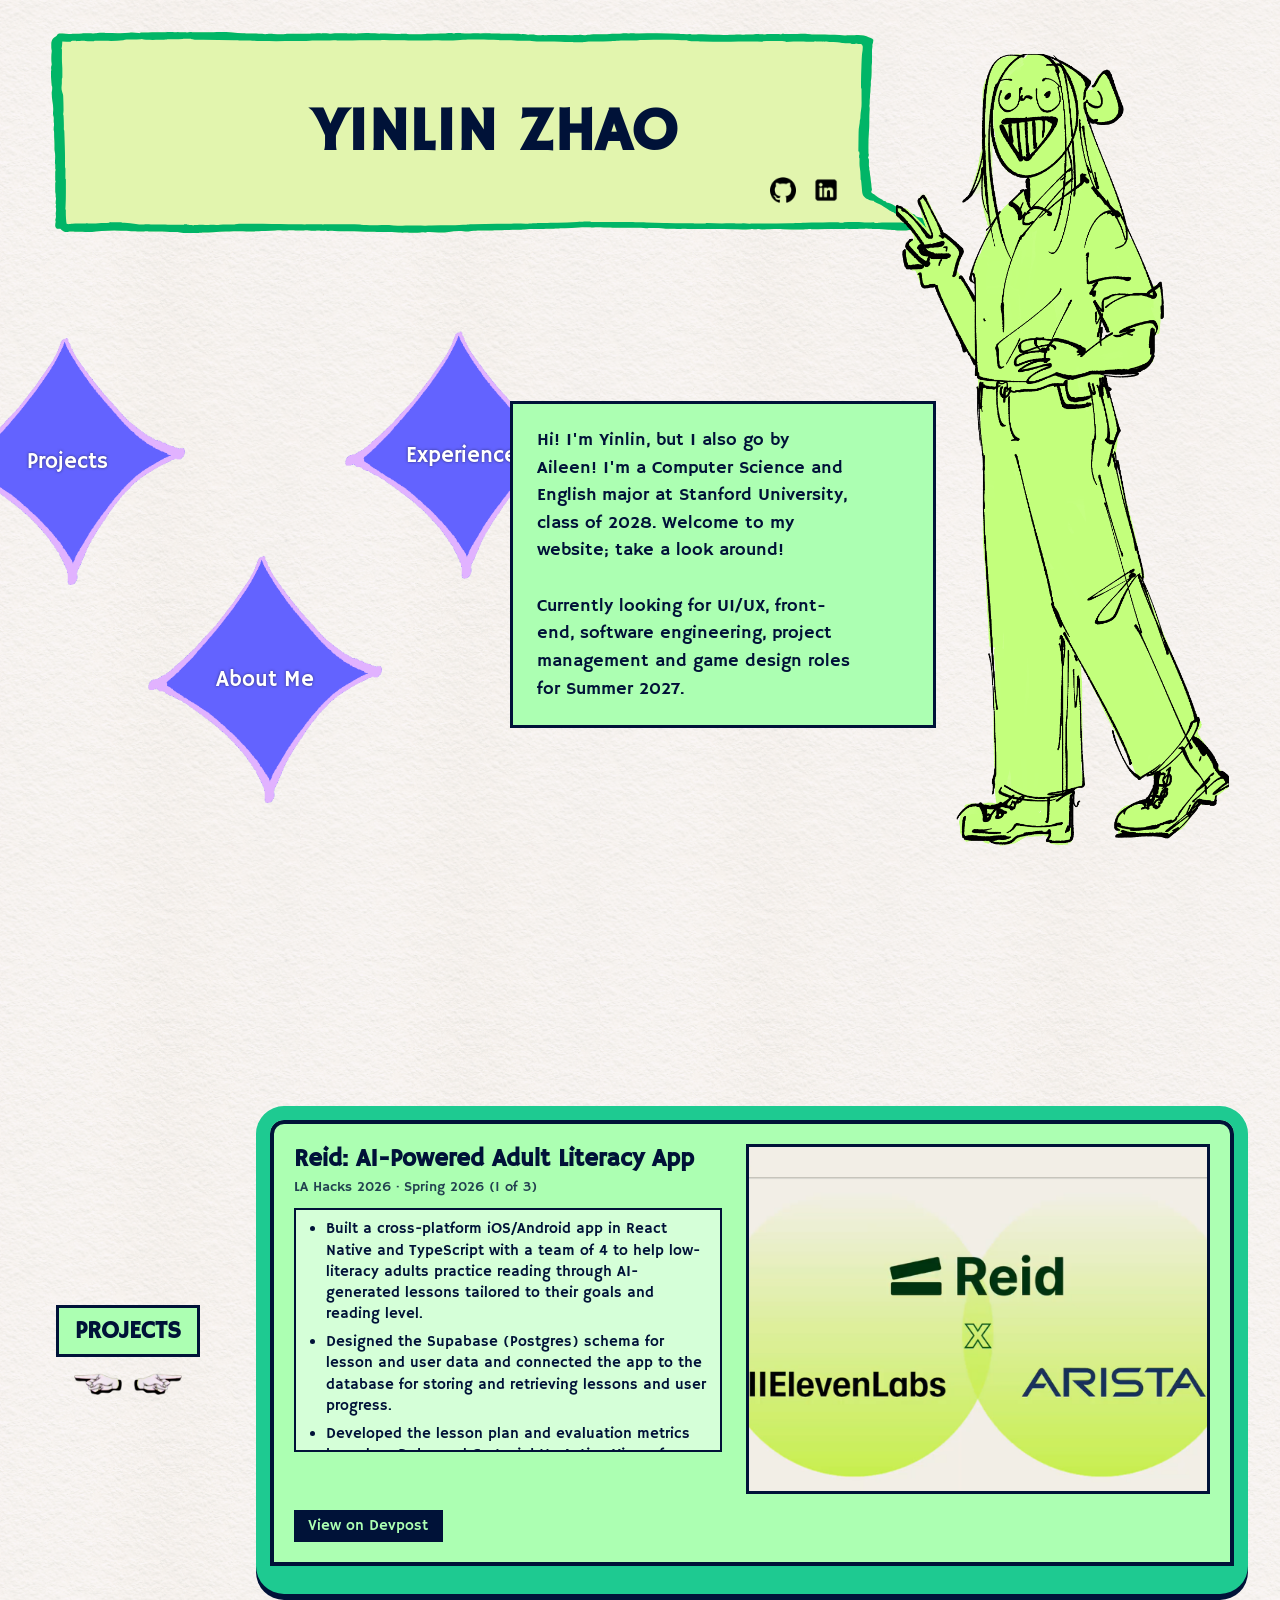
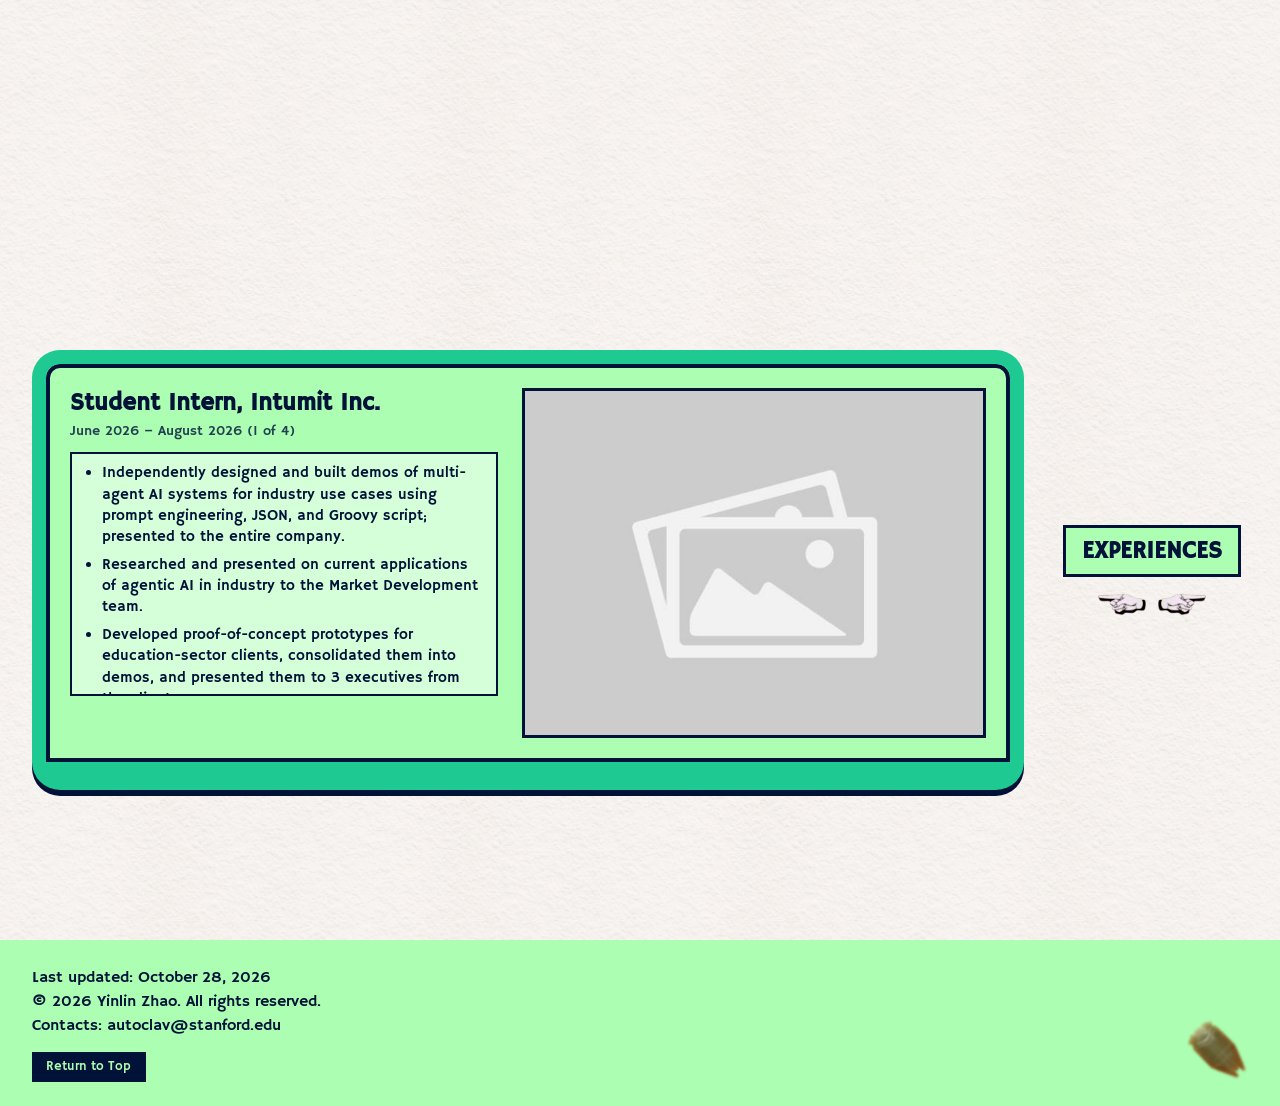
<file: docs/index.html>
<!doctype html>
<html lang="en">
  <head>
    <meta charset="UTF-8" />
    <meta name="viewport" content="width=device-width, initial-scale=1.0" />
    <title>Yinlin Zhao!</title>
    <link rel="stylesheet" href="./css/styles.css" />
    <script src="./js/script.js" defer></script>

    <!-- FONTS-->
    <link rel="preconnect" href="https://fonts.googleapis.com" />
    <link rel="preconnect" href="https://fonts.gstatic.com" crossorigin />
    <link
      href="https://fonts.googleapis.com/css2?family=Hammersmith+One&family=Jacquard+12&family=STIX+Two+Math&display=swap"
      rel="stylesheet"
    />
  </head>

  <body>
    <!--HEADER-->
    <div id="frontpage">
      <div>
        <header>
          <img src="./assets/speech-box.svg" alt="Speech box" id="speech-box" />
          <h1>YINLIN ZHAO</h1>
          <div id="contacts">
            <!-- ADDED: icons wrapped in links -->
            <a
              href="https://github.com/yinlinzhao"
              target="_blank"
              rel="noopener"
            >
              <img
                src="./assets/github-logo.png"
                alt="GitHub logo"
                class="contacts-icon"
              />
            </a>
            <!-- TODO: replace "#" with your LinkedIn profile URL -->
            <a href="#" target="_blank" rel="noopener">
              <img
                src="./assets/linkedin-logo.png"
                alt="LinkedIn logo"
                class="contacts-icon"
              />
            </a>
            <!-- END ADDED -->
          </div>
        </header>

        <div id="info-nav">
          <div>
            <button class="nav-btn" data-target="projects-gallery">
              <!-- ADDED data-target -->
              <img src="./assets/navigation-button.png" alt="" />
              <span>Projects</span>
            </button>
            <button class="nav-btn" data-target="experiences-gallery">
              <!-- ADDED data-target -->
              <img src="./assets/navigation-button.png" alt="" />
              <span>Experience</span>
            </button>
            <button class="nav-btn" data-target="about-me">
              <!-- ADDED data-target -->
              <img src="./assets/navigation-button.png" alt="" />
              <span>About Me</span>
            </button>
          </div>
          <p id="about-me">
            <!-- ADDED id -->
            Hi! I'm Yinlin, but I also go by Aileen! I'm a Computer Science and
            English major at Stanford University, class of 2028. Welcome to my
            website; take a look around! <br />
            <br />
            Currently looking for UI/UX, front-end, software engineering,
            project management and game design roles for Summer 2027.
          </p>
        </div>
      </div>

      <img src="./assets/yinlin-fullbody.png" alt="Yinlin" id="yinlin-body" />
    </div>

    <!--SIDEBAR-->
    <!-- <aside class="sidebar">
    <button>Dark Mode</button>
    <button>Switch Font</button>
    <button>Change Cursor</button>
    <button>Play Music</button>
  </aside> -->

    <!-- PROJECTS GALLERY -->
    <div id="projects-gallery">
      <div class="title-and-scroll">
        <h2>PROJECTS</h2>
        <div class="lr-buttons">
          <img src="./assets/rgu-horizontal-cursor-hover.png" class="lr" />
          <img src="./assets/rgu-horizontal-cursor-hover.png" class="lr" />
        </div>
      </div>

      <div class="showcase">
        <div class="showcase-main">
          <div class="showcase-info">
            <h3>Project Title</h3>
            <p>Project description goes here.</p>
          </div>
          <img
            src="./assets/placeholder.jpg"
            class="showcase-image"
            alt="Project Image"
          />
        </div>
        <a href="#">View Project Page</a>
      </div>
    </div>

    <!-- EXPERIENCES GALLERY -->
    <div id="experiences-gallery">
      <div class="title-and-scroll">
        <h2>EXPERIENCES</h2>
        <div class="lr-buttons">
          <img src="./assets/rgu-horizontal-cursor-hover.png" class="lr" />
          <img src="./assets/rgu-horizontal-cursor-hover.png" class="lr" />
        </div>
      </div>

      <div class="showcase">
        <div class="showcase-main">
          <div class="showcase-info">
            <h3>Experience Title</h3>
            <p>Experience description goes here.</p>
          </div>
          <img
            src="./assets/placeholder.jpg"
            class="showcase-image"
            alt="Experience Image"
          />
        </div>
        <a href="#">View Experience Page</a>
      </div>
    </div>

    <!--FOOTER-->
    <footer>
      <p>Last updated: October 28, 2026</p>
      <!-- EDITED date -->
      <p>© 2026 Yinlin Zhao. All rights reserved.</p>
      <p>Contacts: autoclav@stanford.edu</p>
      <!-- <p>You are the ???th visitor!</p> -->
      <button>Return to Top</button>
      <!-- ADDED: footer decoration from wireframe. TODO: swap for a larger cicada image if this one looks small -->
      <img src="./assets/cicada-cursor-1.png" alt="" class="footer-decor" />
    </footer>
  </body>
</html>

<!--
Asset Sources:

Cicada Cursor: https://asia.si.edu/explore-art-culture/collections/ 
Finger Cursor: Revolutionary Girl Utena

-->
</file>
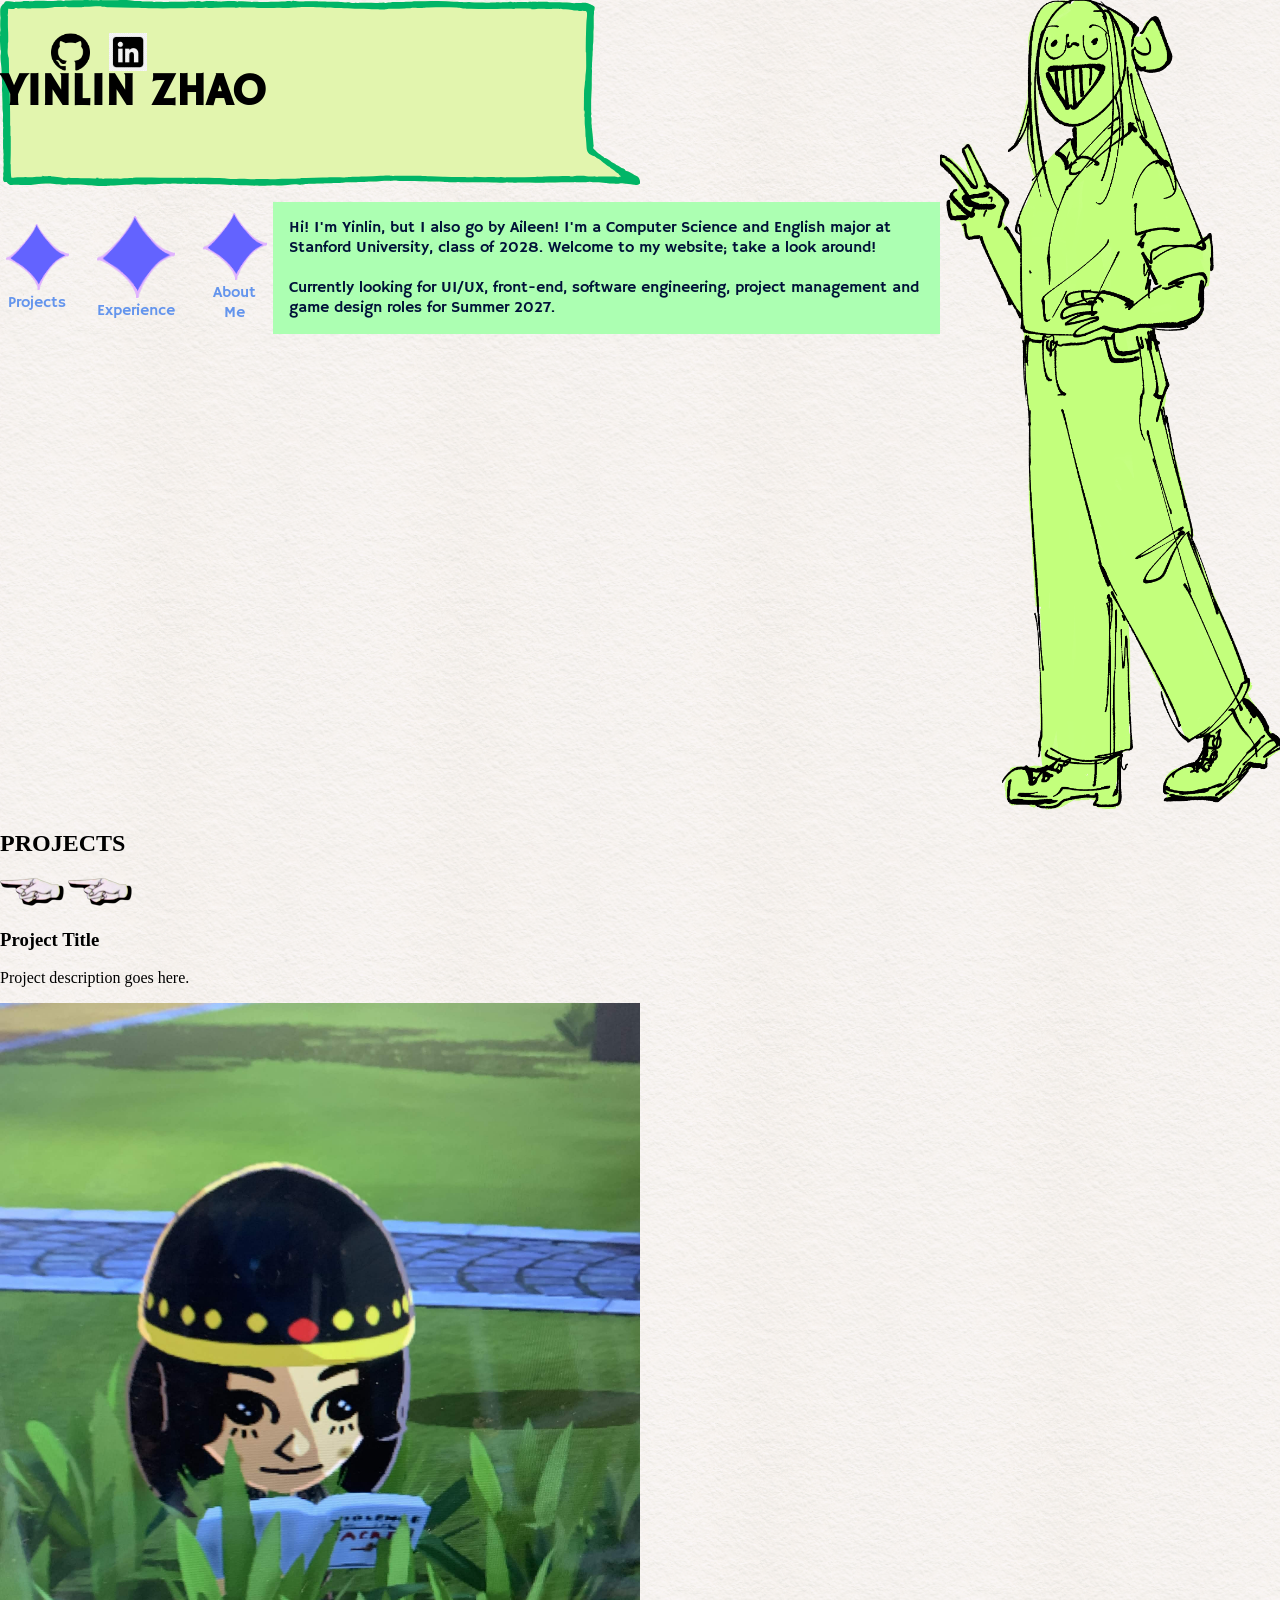
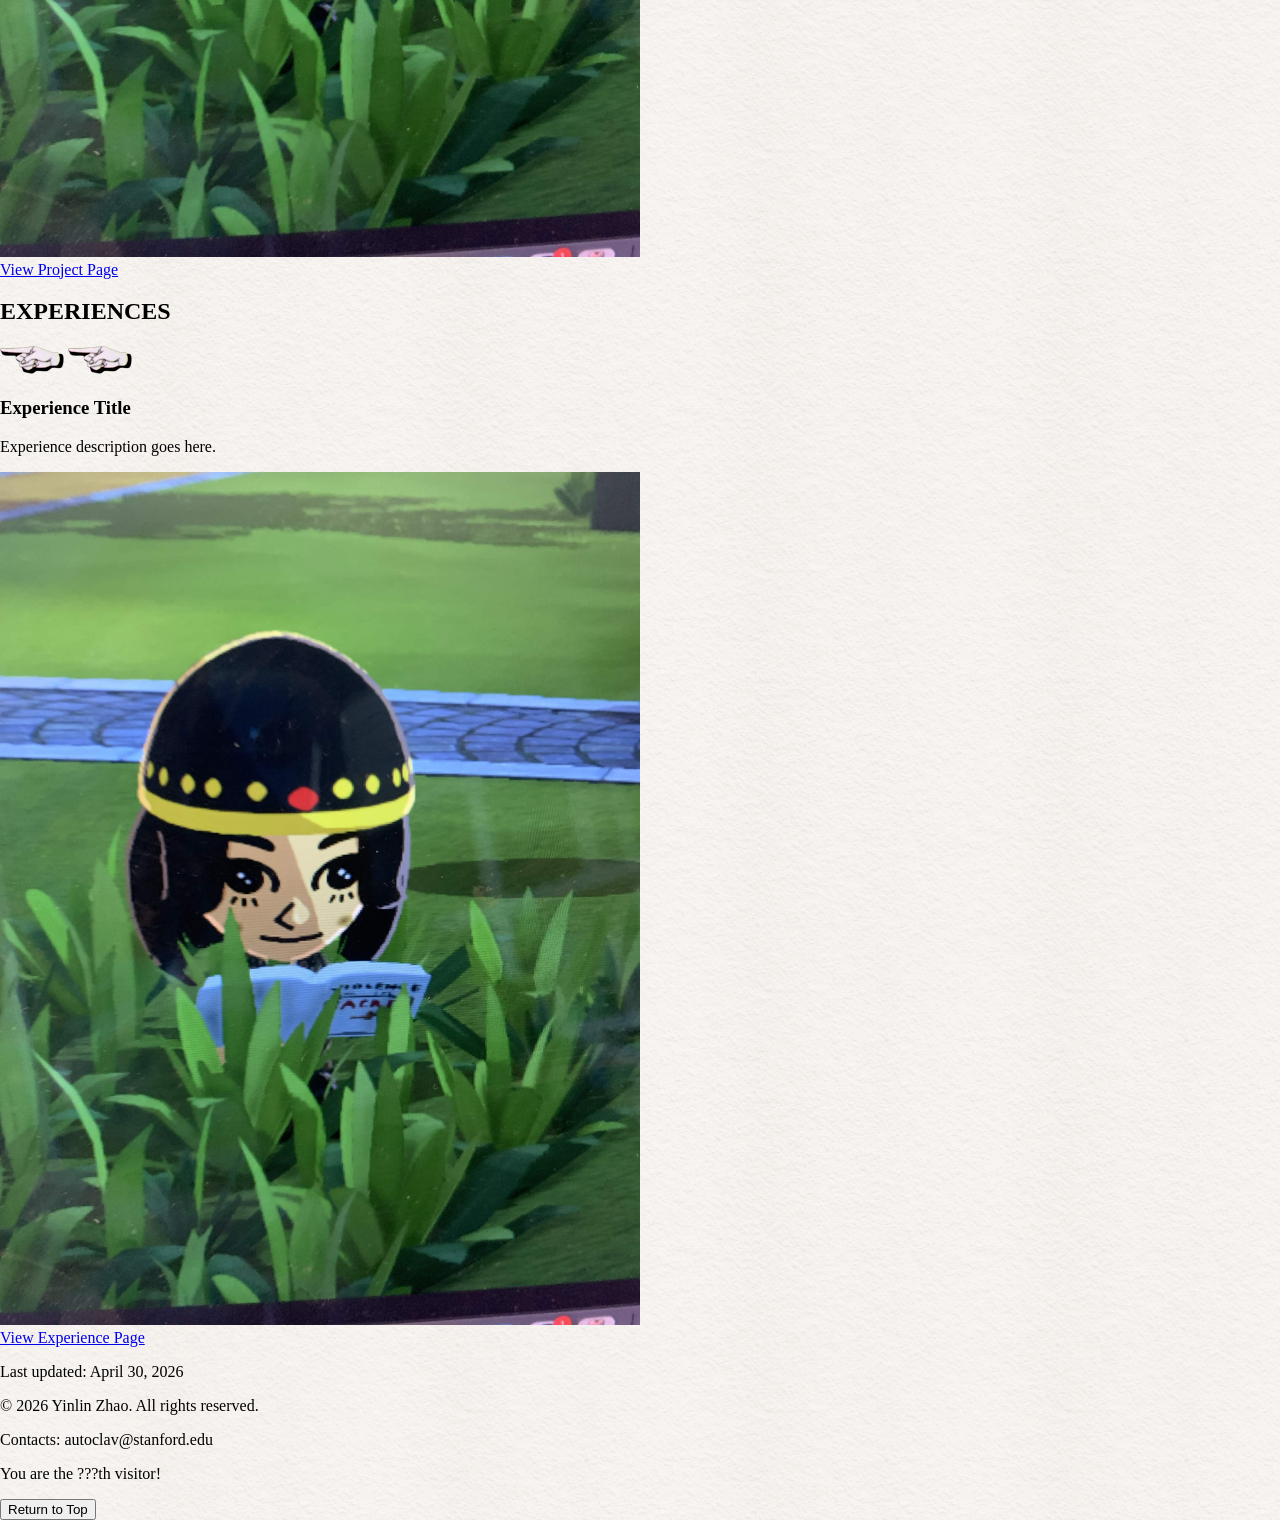
<file: html/index.html>
<!doctype html>
<html lang="en">
  <head>
    <meta charset="UTF-8" />
    <meta name="viewport" content="width=device-width, initial-scale=1.0" />
    <title>Yinlin Zhao!</title>
    <link rel="stylesheet" href="../css/styles.css" />
    <script src="../js/script.js" defer></script>

    <!-- FONTS-->
    <link rel="preconnect" href="https://fonts.googleapis.com" />
    <link rel="preconnect" href="https://fonts.gstatic.com" crossorigin />
    <link
      href="https://fonts.googleapis.com/css2?family=Hammersmith+One&family=Jacquard+12&family=STIX+Two+Math&display=swap"
      rel="stylesheet"
    />
  </head>

  <body>
    <!--HEADER-->
    <div id="frontpage">
      <div>
        <header>
          <img
            src="../assets/speech-box.svg"
            alt="Speech box"
            id="speech-box"
          />
          <h1>YINLIN ZHAO</h1>
          <div id="contacts">
            <img
              src="../assets/github-logo.png"
              alt="GitHub logo"
              class="contacts-icon"
            />
            <img
              src="../assets/linkedin-logo.png"
              alt="LinkedIn logo"
              class="contacts-icon"
            />
          </div>
        </header>

        <div id="info-nav">
          <div>
            <button class="nav-btn">
              <img src="../assets/navigation-button.png" alt="" />
              <span>Projects</span>
            </button>
            <button class="nav-btn">
              <img src="../assets/navigation-button.png" alt="" />
              <span>Experience</span>
            </button>
            <button class="nav-btn">
              <img src="../assets/navigation-button.png" alt="" />
              <span>About Me</span>
            </button>
          </div>
          <p>
            Hi! I'm Yinlin, but I also go by Aileen! I'm a Computer Science and
            English major at Stanford University, class of 2028. Welcome to my
            website; take a look around! <br />
            <br />
            Currently looking for UI/UX, front-end, software engineering,
            project management and game design roles for Summer 2027.
          </p>
        </div>
      </div>

      <img src="../assets/yinlin-fullbody.png" alt="Yinlin" id="yinlin-body" />
    </div>

    <!--SIDEBAR-->
    <!-- <aside class="sidebar">
    <button>Dark Mode</button>
    <button>Switch Font</button>
    <button>Change Cursor</button>
    <button>Play Music</button>
  </aside> -->

    <!-- PROJECTS GALLERY -->
    <div id="projects-gallery">
      <div class="title-and-scroll">
        <h2>PROJECTS</h2>
        <div class="lr-buttons">
          <img src="../assets/rgu-horizontal-cursor-hover.png" class="lr" />
          <img src="../assets/rgu-horizontal-cursor-hover.png" class="lr" />
        </div>
      </div>

      <div class="showcase">
        <div class="showcase-main">
          <div class="showcase-info">
            <h3>Project Title</h3>
            <p>Project description goes here.</p>
          </div>
          <img
            src="../assets/placeholder.jpg"
            class="showcase-image"
            alt="Project Image"
          />
        </div>
        <a href="#">View Project Page</a>
      </div>
    </div>

    <!-- EXPERIENCES GALLERY -->
    <div id="experiences-gallery">
      <div class="title-and-scroll">
        <h2>EXPERIENCES</h2>
        <div class="lr-buttons">
          <img src="../assets/rgu-horizontal-cursor-hover.png" class="lr" />
          <img src="../assets/rgu-horizontal-cursor-hover.png" class="lr" />
        </div>
      </div>

      <div class="showcase">
        <div class="showcase-main">
          <div class="showcase-info">
            <h3>Experience Title</h3>
            <p>Experience description goes here.</p>
          </div>
          <img
            src="../assets/placeholder.jpg"
            class="showcase-image"
            alt="Experience Image"
          />
        </div>
        <a href="#">View Experience Page</a>
      </div>
    </div>

    <!--FOOTER-->
    <footer>
      <p>Last updated: April 30, 2026</p>
      <p>© 2026 Yinlin Zhao. All rights reserved.</p>
      <p>Contacts: autoclav@stanford.edu</p>
      <p>You are the ???th visitor!</p>
      <button>Return to Top</button>
    </footer>
  </body>
</html>

<!--
Asset Sources:

Cicada Cursor: https://asia.si.edu/explore-art-culture/collections/ 
Finger Cursor: Revolutionary Girl Utena

-->
</file>
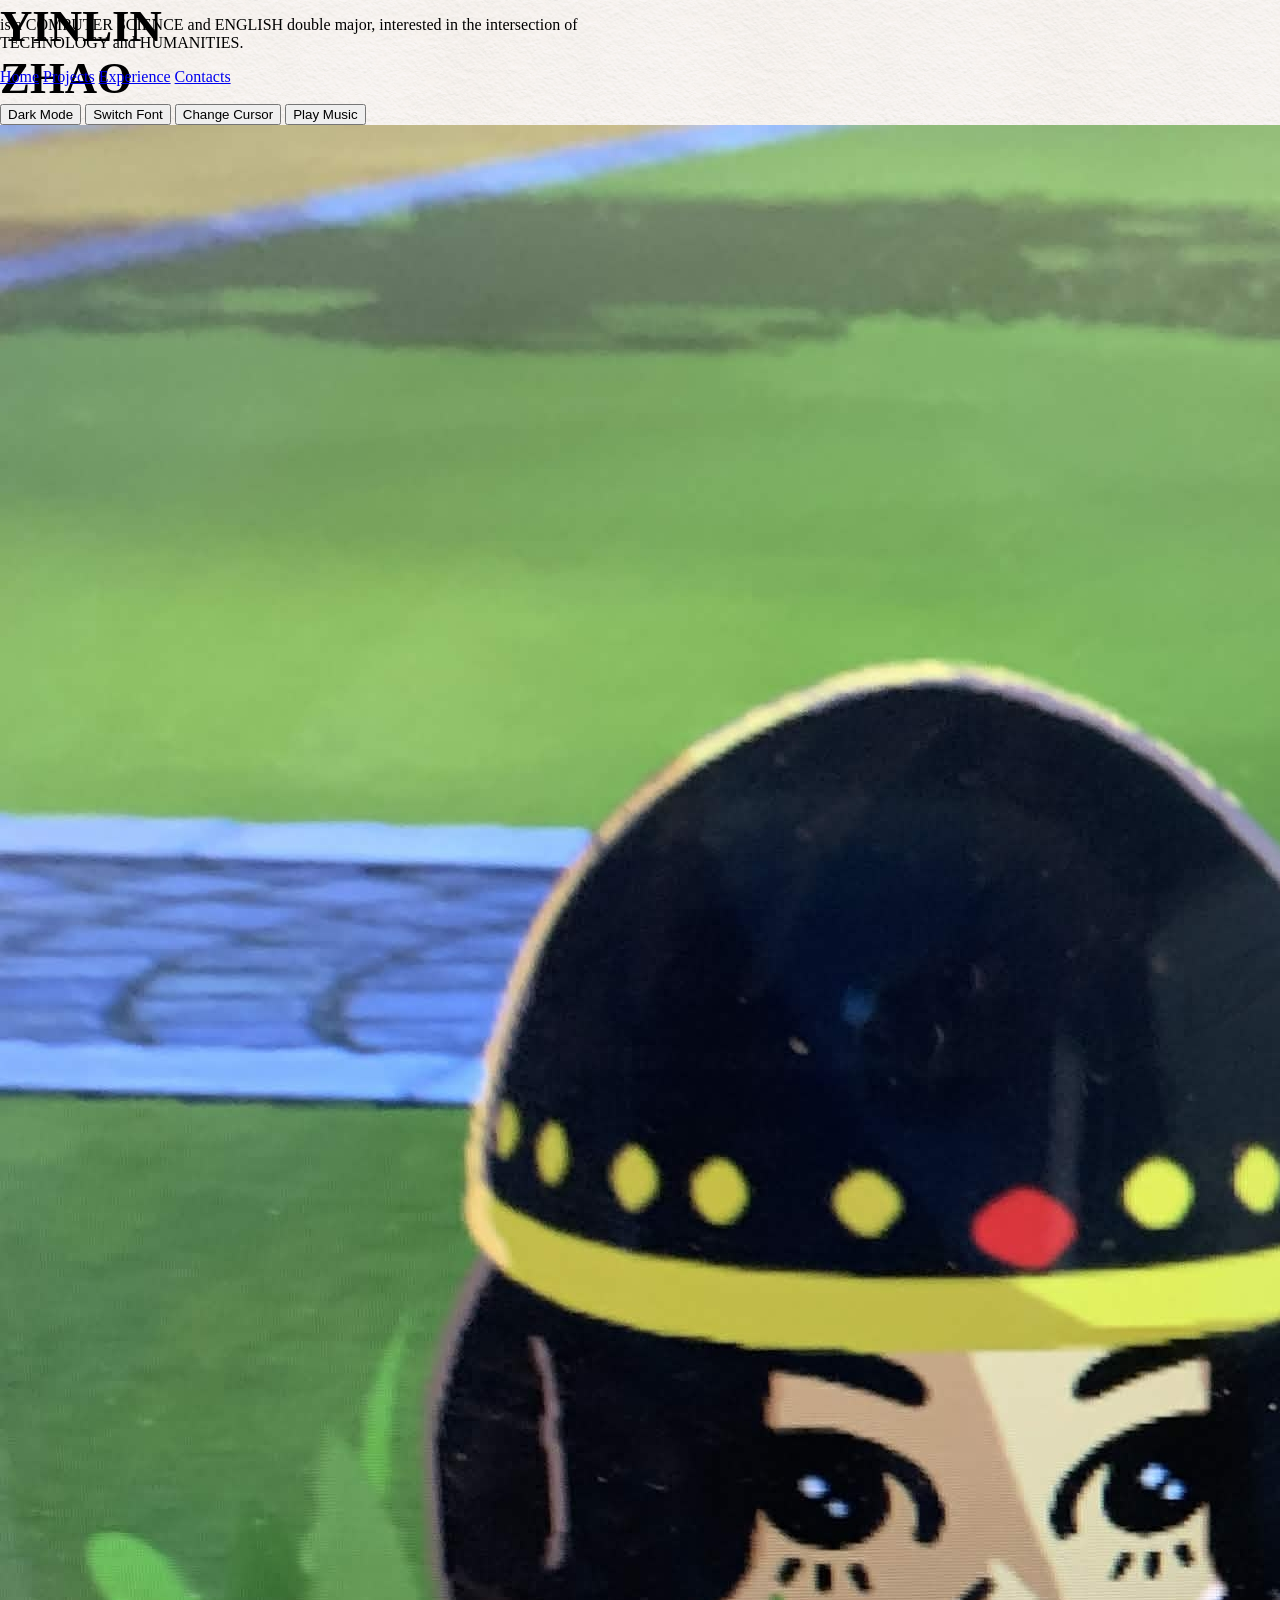
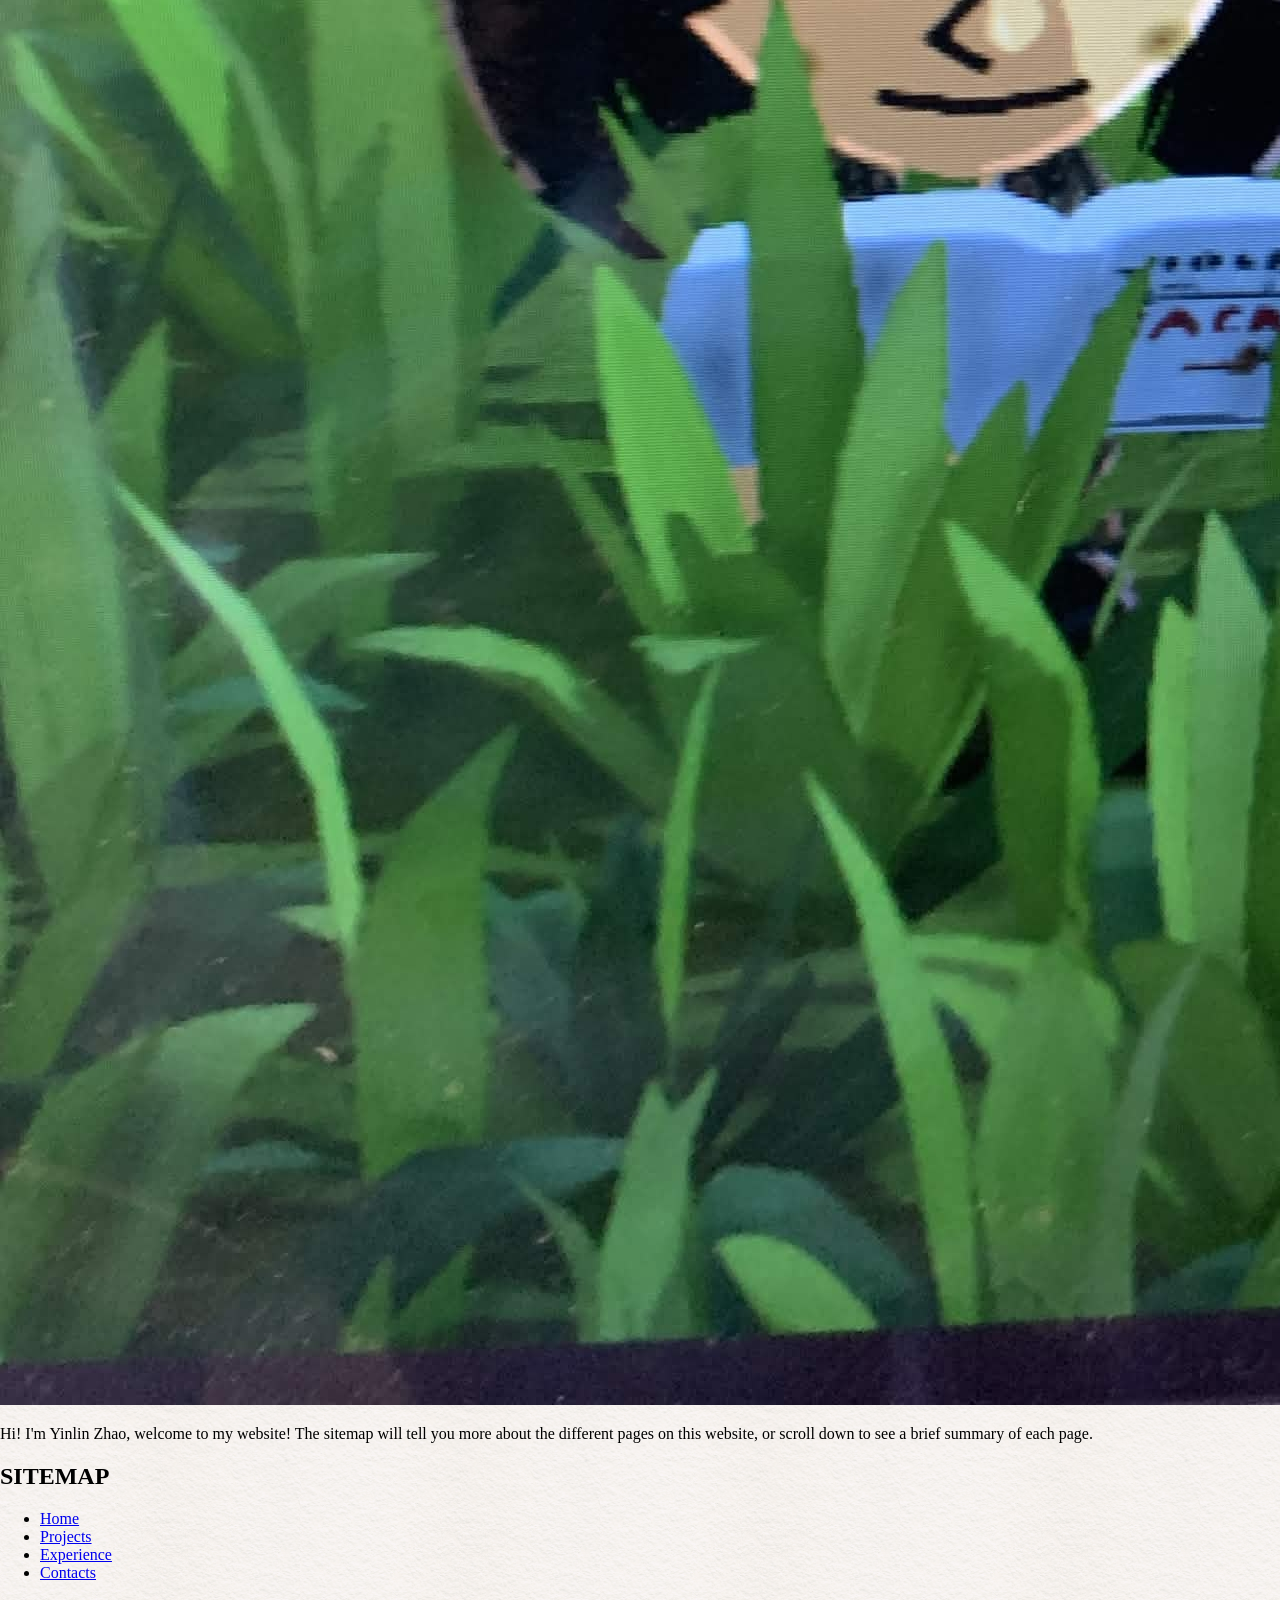
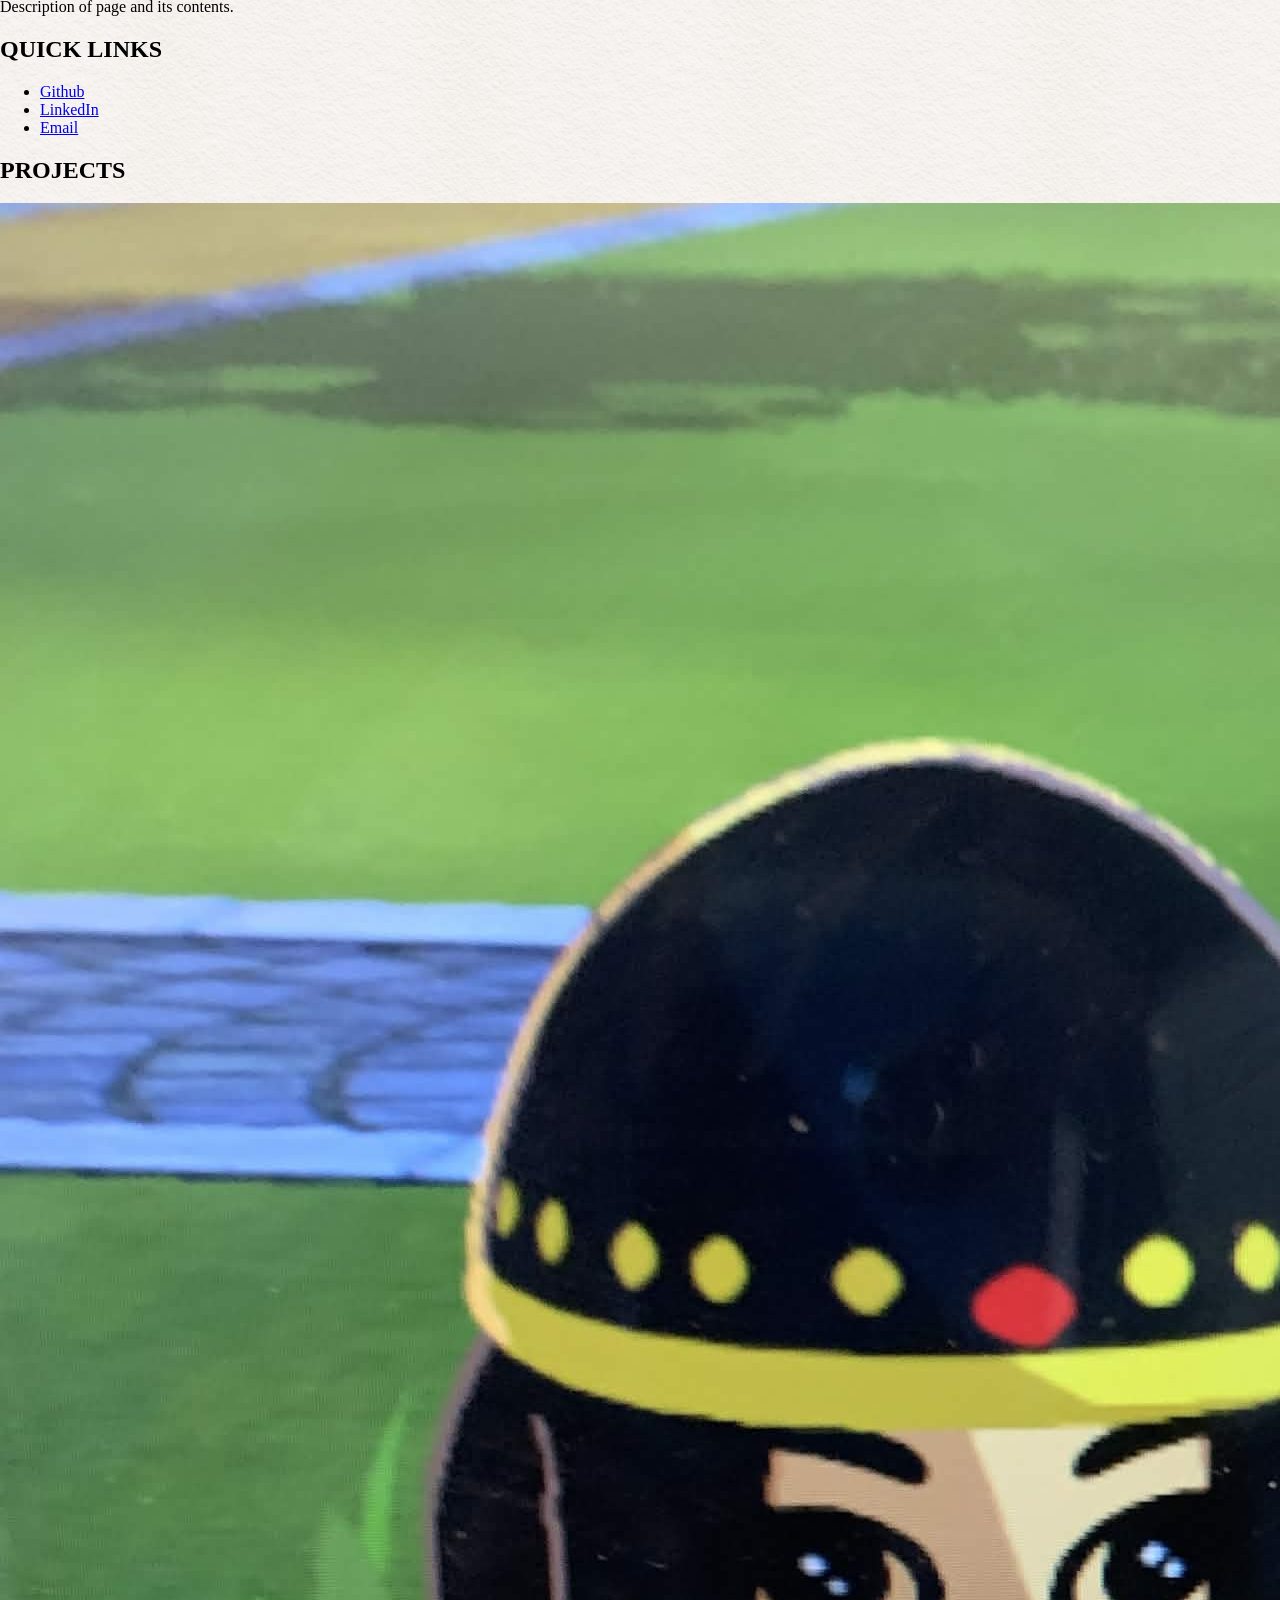
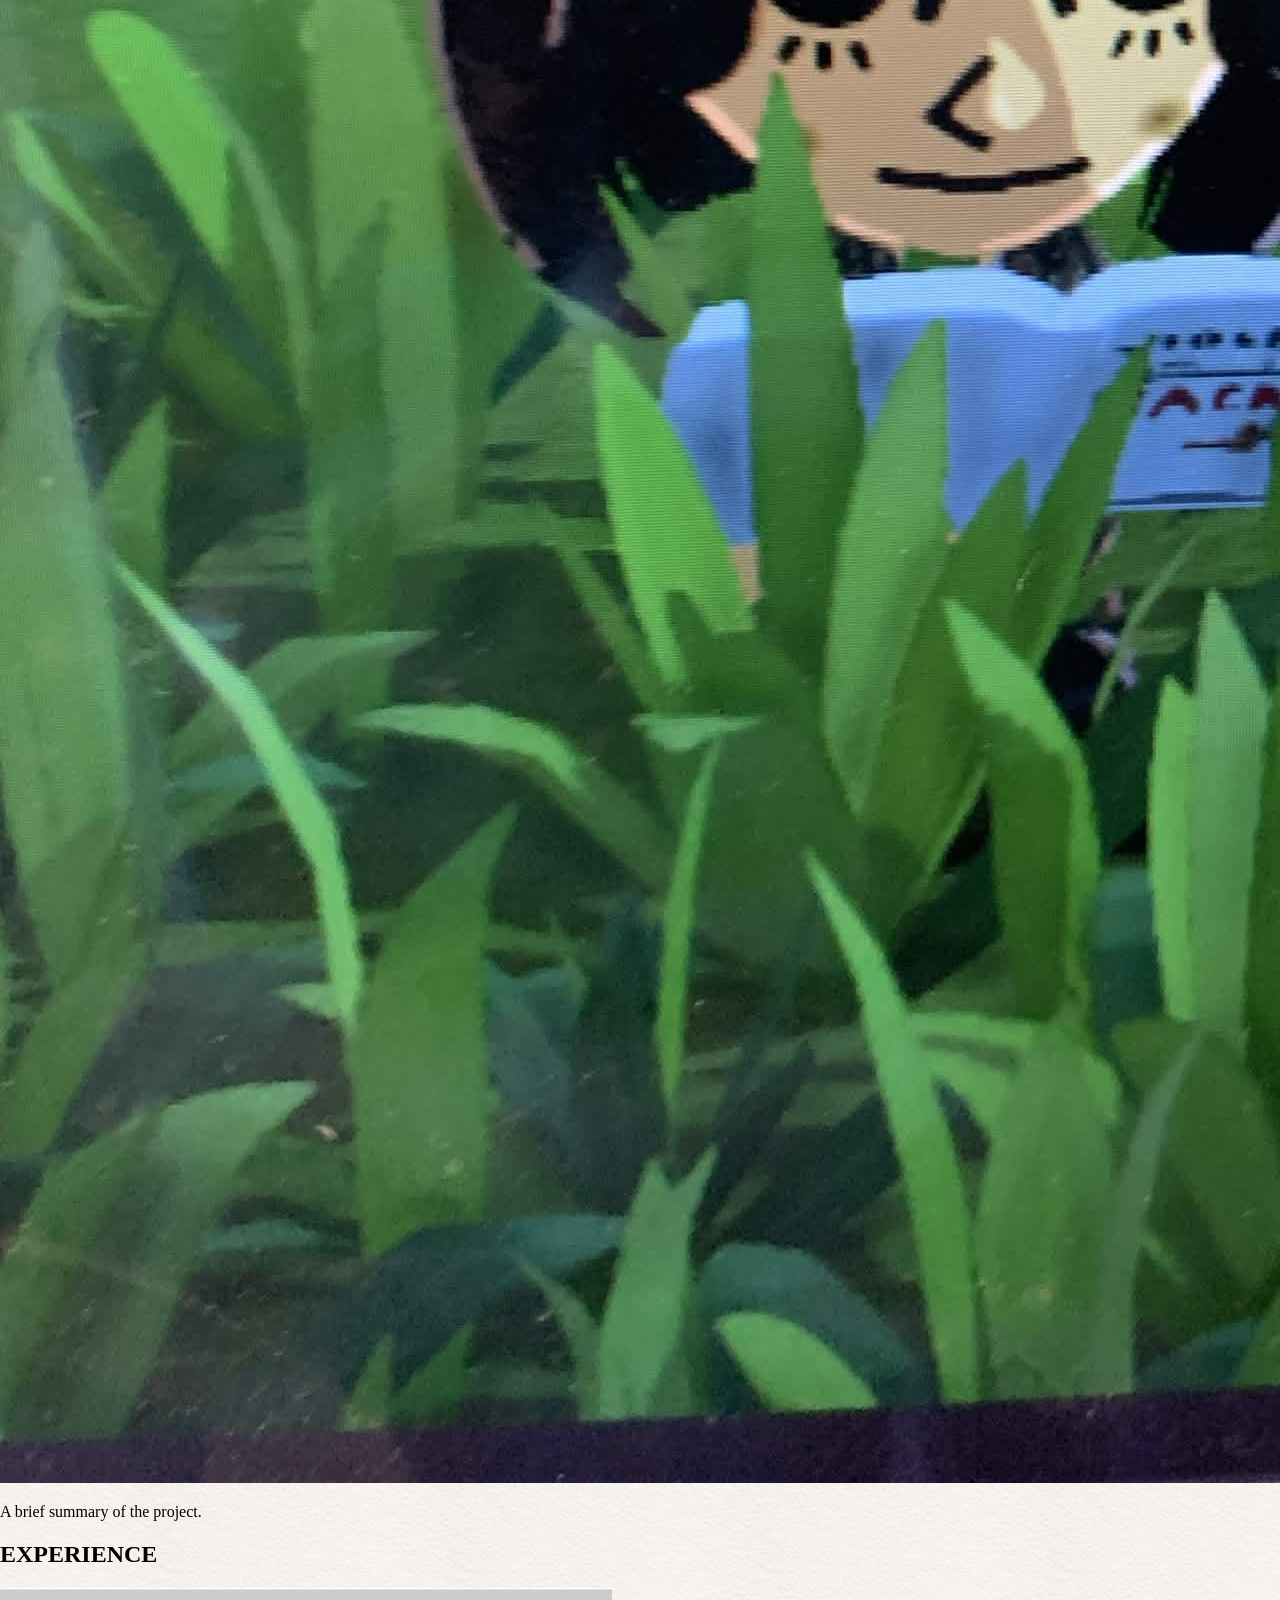
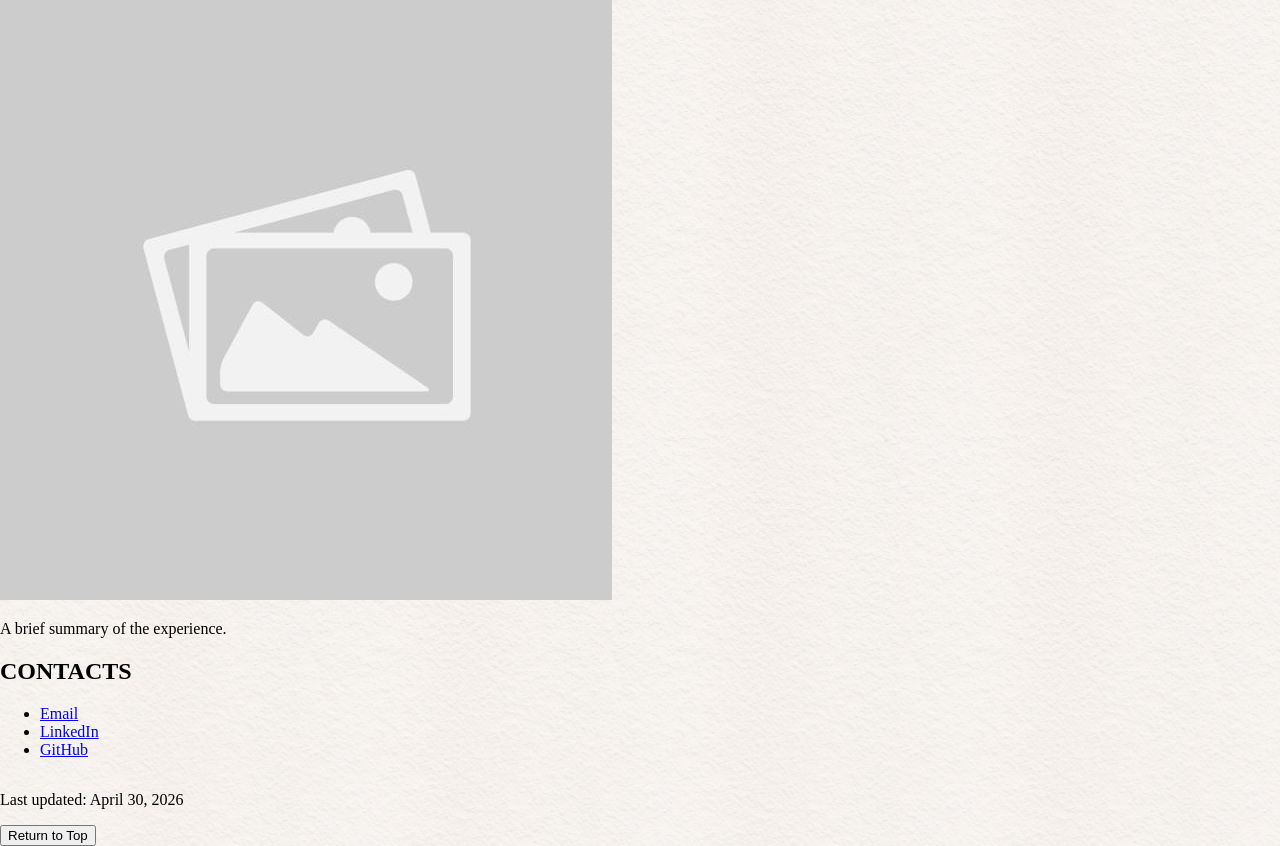
<file: docs/index - Copy.html>
<!doctype html>
<html lang="en">

<head>
  <meta charset="UTF-8" />
  <meta name="viewport" content="width=device-width, initial-scale=1.0" />
  <title>Yinlin Zhao</title>
  <link rel="stylesheet" href="../css/styles.css" />
  <script src="../js/script.js" defer></script>

  <!-- FONTS-->
  <link rel="preconnect" href="https://fonts.googleapis.com">
  <link rel="preconnect" href="https://fonts.gstatic.com" crossorigin>
  <link
    href="https://fonts.googleapis.com/css2?
              family=Coral+Pixels&family=Jacquard+12&family=Handjet:wght,ELSH@100..900,2&family=Nabla&family=Rock+3D&family=Micro+5+Charted&family=Rubik+Broken+Fax&display=swap"
    rel="stylesheet">
</head>

<body>
  <!--HEADER-->
  <header>
    <h1>YINLIN<br>ZHAO</h1>
    <div class="wrap">
      <p id="headerbio">
        is a COMPUTER SCIENCE and ENGLISH double major,
        interested in the intersection of TECHNOLOGY and HUMANITIES.
      </p>

      <!--navigation menu-->
      <nav class="header navbar">
        <a href="/index.html" class="navlinks">Home</a>
        <!-- <a href="/index.html" class="navlinks">Sitemap</a> -->
        <a href="/projects.html" class="navlinks">Projects</a>
        <a href="/experience.html" class="navlinks">Experience</a>
        <!-- <a href="/index.html" class="navlinks">Awards</a> -->
        <a href="/contacts.html" class="navlinks">Contacts</a>
        <!-- <a href="/index.html" class="navlinks">Log</a> -->
      </nav>
    </div>
  </header>

  <!--SIDEBAR-->
  <aside class="sidebar">
    <button>Dark Mode</button>
    <button>Switch Font</button>
    <button>Change Cursor</button>
    <button>Play Music</button>
  </aside>

  <!--MAIN CONTENT-->
  <main>

    <!--Intro + Sitemap-->
    <div class="wrap" id="intro-sitemap">

      <!--Introduction-->
      <section>
        <img src="../assets/placeholder.jpg" alt="portrait">
        <p>
          Hi! I'm Yinlin Zhao, welcome to my website! The sitemap will tell you more about
          the different pages on this website, or scroll down to see a brief summary of each page.
        </p>
      </section>

      <!--Sitemap-->
      <section>
        <h2>SITEMAP</h2>
        <ul> <!--might change these to buttons-->
          <li><a href="/index.html">Home</a></li>
          <li><a href="/projects.html">Projects</a></li>
          <li><a href="/experience.html">Experience</a></li>
          <li><a href="/contacts.html">Contacts</a></li>
        </ul>
        <p>
          Description of page and its contents.
        </p>
      </section>

    </div>

    <!--Quick Links menu-->
    <nav id="quick-links">
      <h2>QUICK LINKS</h2>
      <ul>
        <li><a href="https://github.com/yinlinzhao">Github</a></li>
        <li><a href="/contacts.html">LinkedIn</a></li>
        <li><a href="/contacts.html">Email</a></li>
      </ul>
    </nav>

    <!--projects summary-->
    <section class="summary-widget">
      <h2>PROJECTS</h2>
      <div class="wrap">
        <img src="../assets/placeholder.jpg" alt="image">
        <p>
          A brief summary of the project.
        </p>
      </div>
    </section>

    <!-- experience summary -->
    <section class="summary-widget">
      <h2>EXPERIENCE</h2>
      <div class="wrap">
        <img src="assets/placeholder.jpg" alt="image">
        <p>
          A brief summary of the experience.
        </p>
      </div>
    </section>

    <!-- contacts summary-->
    <section class="summary-contacts">
      <h2>CONTACTS</h2>
      <ul>
        <li><a href="mailto:yinlin.zhao@example.com">Email</a></li>
        <li><a href="https://linkedin.com/in/yinlinzhao">LinkedIn</a></li>
        <li><a href="https://github.com/yinlinzhao">GitHub</a></li>
      </ul>
    </section>

  </main>

  <!--FOOTER-->
  <footer>
    <p>Last updated: April 30, 2026</p>
    <button>Return to Top</button>
  </footer>

</body>

</html>

<!--
Asset Sources:

Cicada Cursor: https://asia.si.edu/explore-art-culture/collections/ 
Finger Cursor: Revolutionary Girl Utena

-->
</file>
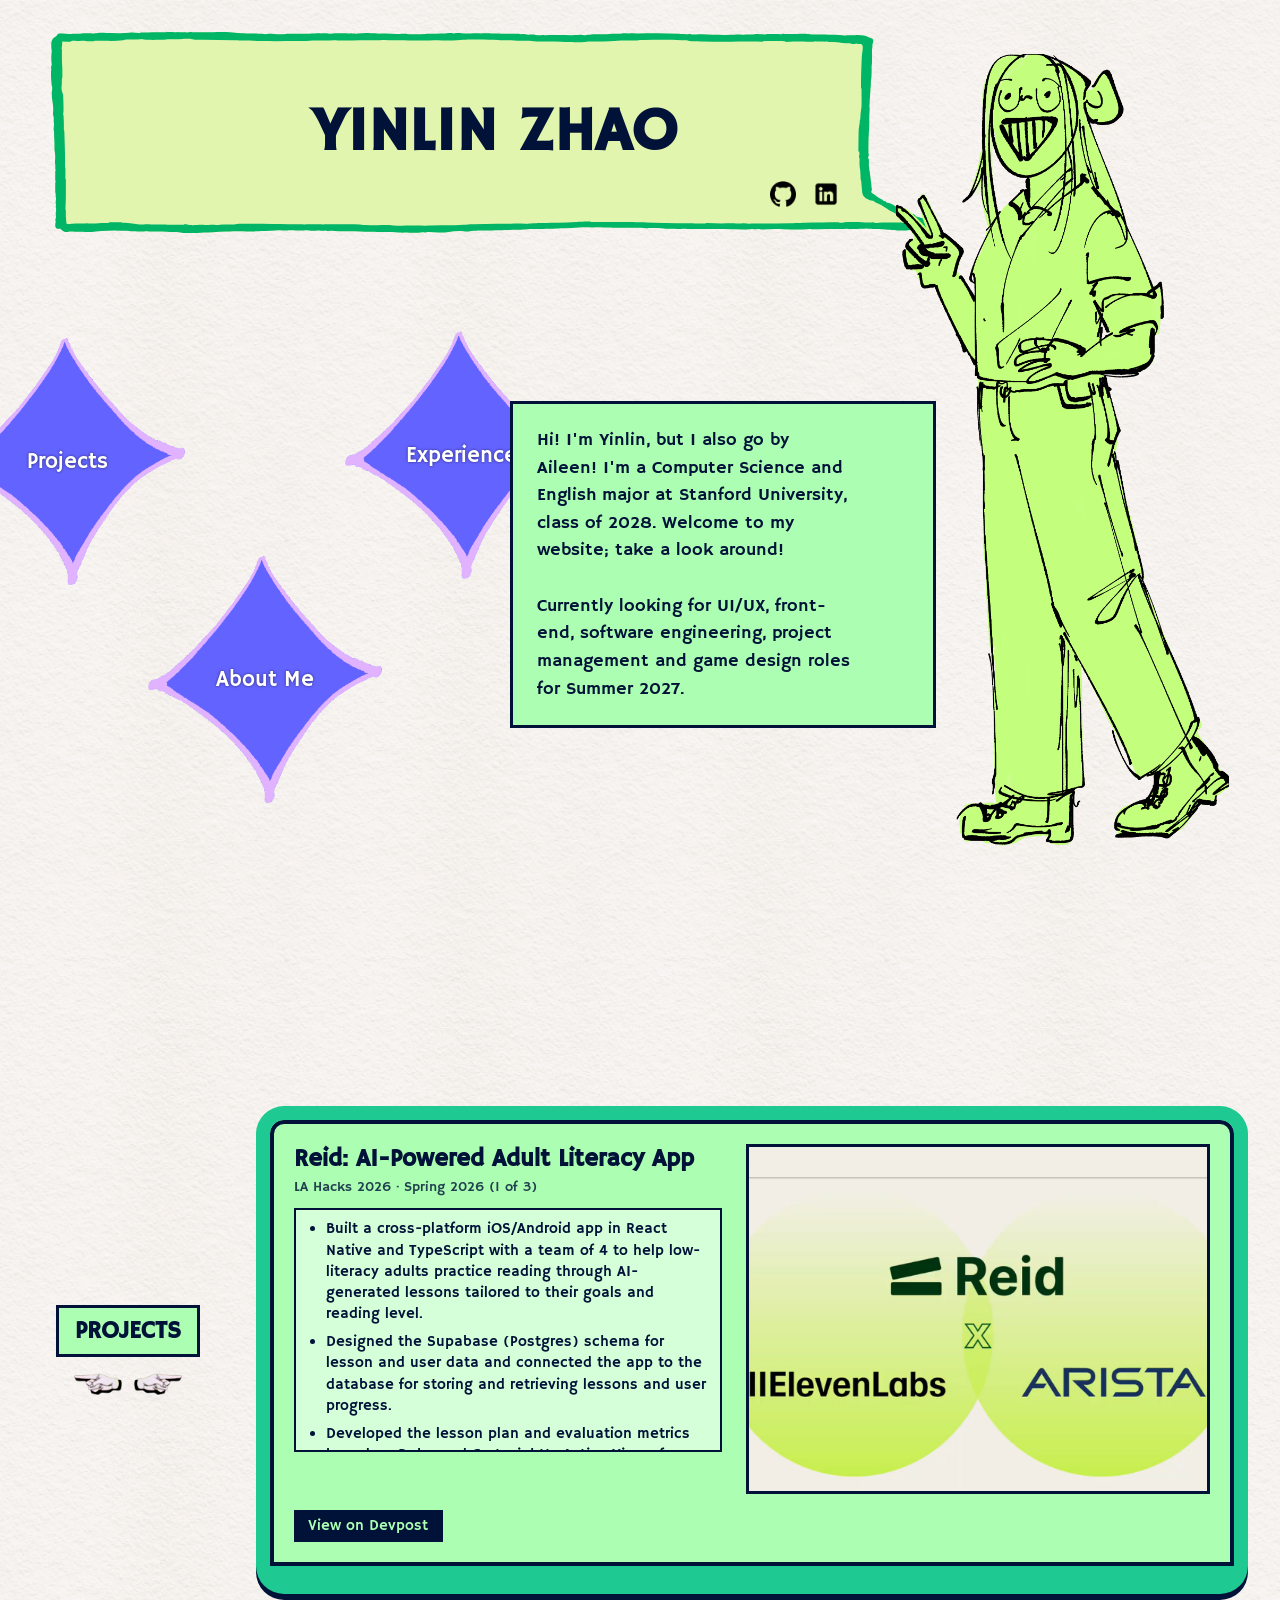
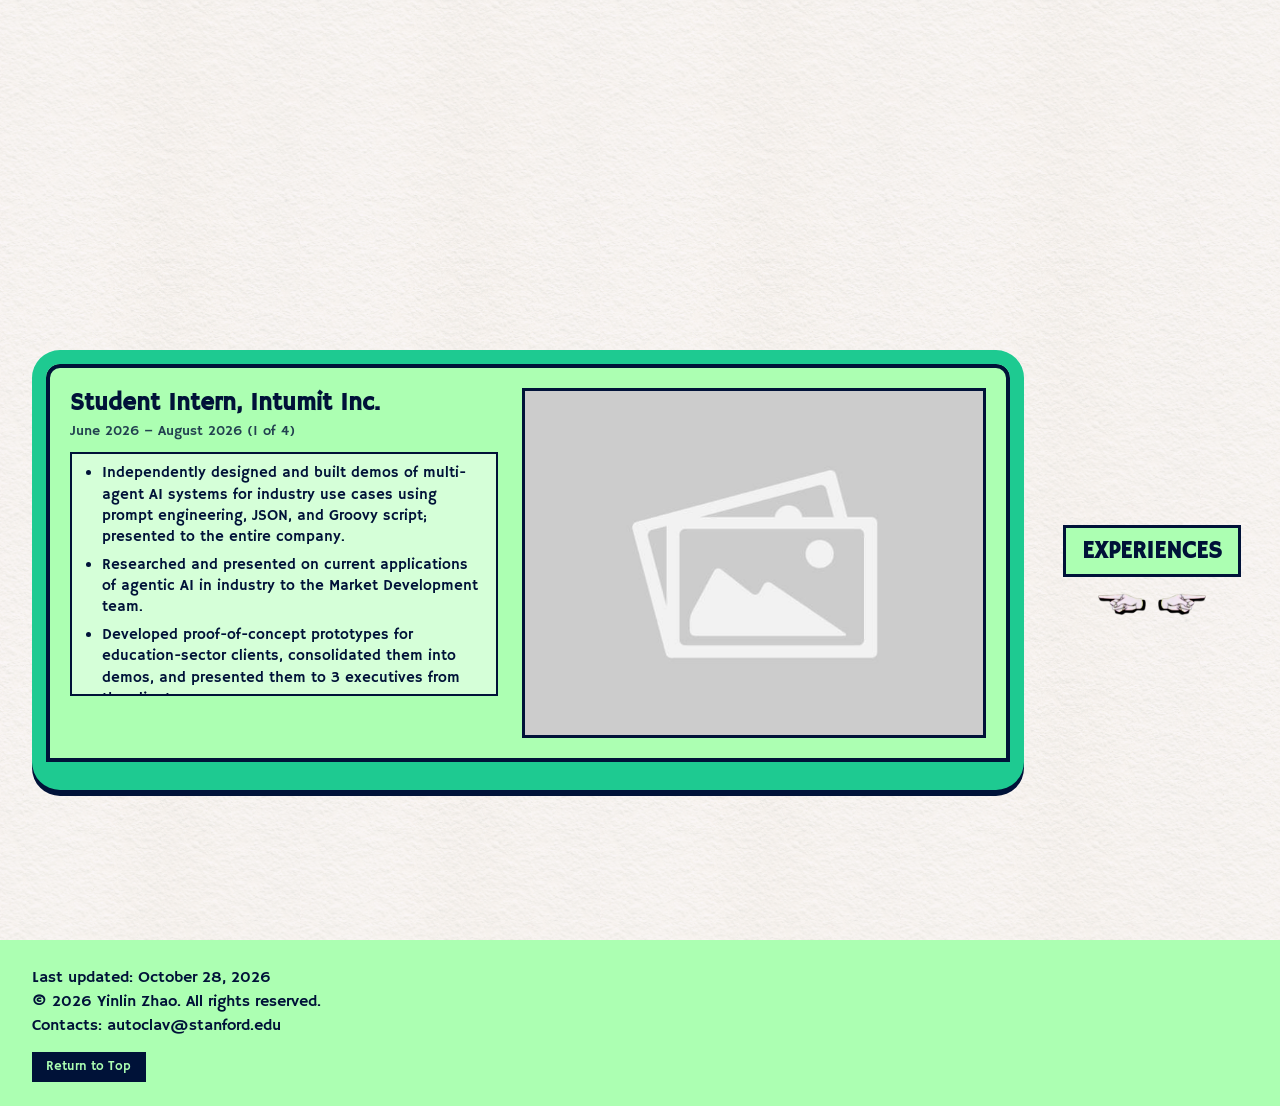
<file: docs/index-wip.html>
<!doctype html>
<html lang="en">
  <head>
    <meta charset="UTF-8" />
    <meta name="viewport" content="width=device-width, initial-scale=1.0" />
    <title>Yinlin Zhao!</title>
    <link rel="stylesheet" href="./css/styles.css" />
    <script src="./js/script.js" defer></script>

    <!-- FONTS-->
    <link rel="preconnect" href="https://fonts.googleapis.com" />
    <link rel="preconnect" href="https://fonts.gstatic.com" crossorigin />
    <link
      href="https://fonts.googleapis.com/css2?family=Hammersmith+One&family=Jacquard+12&family=STIX+Two+Math&display=swap"
      rel="stylesheet"
    />
  </head>

  <body>
    <!--HEADER-->
    <div id="frontpage">
      <div>
        <header>
          <img src="./assets/speech-box.svg" alt="Speech box" id="speech-box" />
          <h1>YINLIN ZHAO</h1>
          <div id="contacts">
            <img
              src="./assets/github-logo.png"
              alt="GitHub logo"
              class="contacts-icon"
            />
            <img
              src="./assets/linkedin-logo.png"
              alt="LinkedIn logo"
              class="contacts-icon"
            />
          </div>
        </header>

        <div id="info-nav">
          <div>
            <button class="nav-btn">
              <img src="./assets/navigation-button.png" alt="" />
              <span>Projects</span>
            </button>
            <button class="nav-btn">
              <img src="./assets/navigation-button.png" alt="" />
              <span>Experience</span>
            </button>
            <button class="nav-btn">
              <img src="./assets/navigation-button.png" alt="" />
              <span>About Me</span>
            </button>
          </div>
          <p>
            Hi! I'm Yinlin, but I also go by Aileen! I'm a Computer Science and
            English major at Stanford University, class of 2028. Welcome to my
            website; take a look around! <br />
            <br />
            Currently looking for UI/UX, front-end, software engineering,
            project management and game design roles for Summer 2027.
          </p>
        </div>
      </div>

      <img src="./assets/yinlin-fullbody.png" alt="Yinlin" id="yinlin-body" />
    </div>

    <!--SIDEBAR-->
    <!-- <aside class="sidebar">
    <button>Dark Mode</button>
    <button>Switch Font</button>
    <button>Change Cursor</button>
    <button>Play Music</button>
  </aside> -->

    <!-- PROJECTS GALLERY -->
    <div id="projects-gallery">
      <div class="title-and-scroll">
        <h2>PROJECTS</h2>
        <div class="lr-buttons">
          <img src="./assets/rgu-horizontal-cursor-hover.png" class="lr" />
          <img src="./assets/rgu-horizontal-cursor-hover.png" class="lr" />
        </div>
      </div>

      <div class="showcase">
        <div class="showcase-main">
          <div class="showcase-info">
            <h3>Project Title</h3>
            <p>Project description goes here.</p>
          </div>
          <img
            src="./assets/placeholder.jpg"
            class="showcase-image"
            alt="Project Image"
          />
        </div>
        <a href="#">View Project Page</a>
      </div>
    </div>

    <!-- EXPERIENCES GALLERY -->
    <div id="experiences-gallery">
      <div class="title-and-scroll">
        <h2>EXPERIENCES</h2>
        <div class="lr-buttons">
          <img src="./assets/rgu-horizontal-cursor-hover.png" class="lr" />
          <img src="./assets/rgu-horizontal-cursor-hover.png" class="lr" />
        </div>
      </div>

      <div class="showcase">
        <div class="showcase-main">
          <div class="showcase-info">
            <h3>Experience Title</h3>
            <p>Experience description goes here.</p>
          </div>
          <img
            src="./assets/placeholder.jpg"
            class="showcase-image"
            alt="Experience Image"
          />
        </div>
        <a href="#">View Experience Page</a>
      </div>
    </div>

    <!--FOOTER-->
    <footer>
      <p>Last updated: October 28, 2026</p>
      <p>© 2026 Yinlin Zhao. All rights reserved.</p>
      <p>Contacts: autoclav@stanford.edu</p>
      <!-- <p>You are the ???th visitor!</p> -->
      <button>Return to Top</button>
    </footer>
  </body>
</html>

<!--
Asset Sources:

Cicada Cursor: https://asia.si.edu/explore-art-culture/collections/ 
Finger Cursor: Revolutionary Girl Utena

-->
</file>
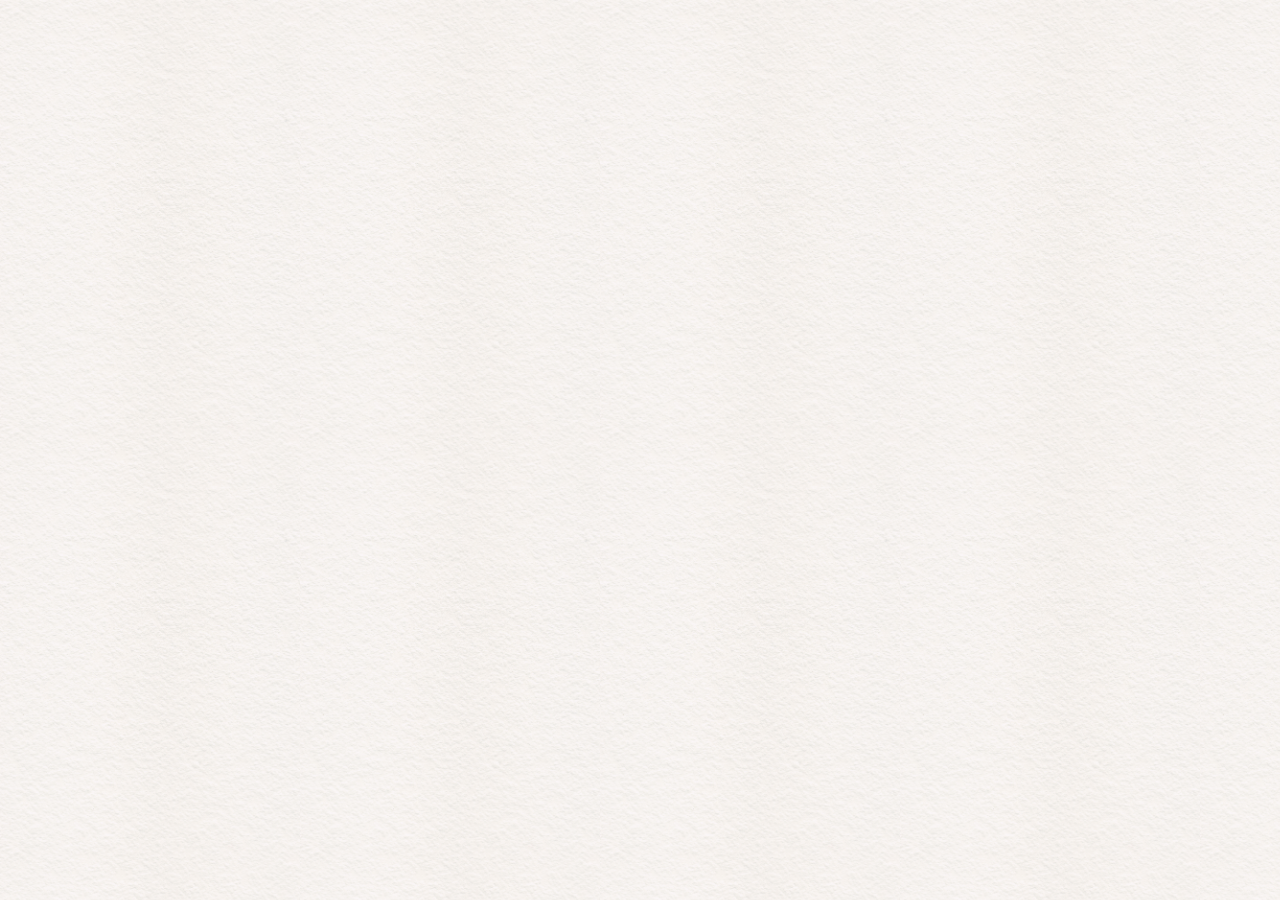
<file: docs/projects.html>
<!doctype html>
<html lang="en">
  <head>
    <meta charset="UTF-8" />
    <meta name="viewport" content="width=device-width, initial-scale=1.0" />
    <title>Projects</title>
    <link rel="stylesheet" href="css/styles.css" />
    <script src="js/script.js" defer></script>
  </head>
  <body>
  </body>
</file>
<file: docs/css/styles.css>
body {
  /* BACKGROUND AND BLOCK */
  background-image: url("../assets/background-texture.jpg")
    /* EDITED: ../ because this file lives in /css */;
  background-size: 300px;
  background-repeat: repeat;
  --background-color-light: #acffb2;
  --background-color-dark: #003c1a;

  /* ITEM BORDER */
  --border-color-light: #a7ff8e;
  --border-color-dark: #001238;

  /* TEXT */
  --heading-text-light: #6495ed;
  --heading-text-dark: #6495ed;

  --body-text-light: #a6c5ff;
  --body-text-dark: #001238;

  --header-font: "Hammersmith One";
  --subheading-font-1: "Hammersmith One";
  --body-font-1: "Hammersmith One";
  /* font-family:
    "Jacquard 12", "Rubik Broken Fax", "Nabla", "Coral Pixels", Georgia,
    "Times New Roman", Times, serif; */
  margin: 0;

  /* DECOR */
  /* EDITED (next 3 cursor lines): ./assets -> ../assets since this file lives in /css */
  --rgu-cursor: url("../assets/rgu-horizontal-cursor.png") 0 4, auto;
  --cicada-cursor-1: url("../assets/cicada-cursor-1.png") 0 0, auto;

  --cursor: url("../assets/rgu-horizontal-cursor.png") 0 4, auto;

  /* setup */
  cursor: var(--cursor);

  display: flex;
  flex-direction: column;
  margin: 0 auto;
  padding: 0;
  min-height: 100vh;
}

@media (max-width: 1000px) {
  body {
    max-width: 600px;
  }
}

@media (max-width: 750px) {
  body {
    max-width: 300px;
  }
}

/* CURSOR */
a:hover {
  cursor: var(--cursor);
}

button:hover {
  cursor: var(--cursor);
}

/* FRONT PAGE */

#frontpage {
  display: flex;
  flex-direction: row;
}

#frontpage > div {
  display: flex;
  flex-direction: column;
}

/* HEADER */
header {
  display: grid;
  width: min(100%, 40rem); /* the bubble's max size */
  container-type: inline-size;
}

header > * {
  grid-area: 1 / 1;
}

header img#speech-box {
  width: 100%;
  height: auto;
  display: block;
}

header h1 {
  align-self: center;
  font-size: clamp(1.25rem, 7cqw, 3rem);
  font-family: var(--header-font);
  margin: 0;
}

header #contacts {
  align-self: end; /* bottom of the bubble */
  display: flex;
  gap: 3cqw;
  padding: 0 8% 18%;
}

header .contacts-icon {
  width: clamp(1.5rem, 6cqw, 2.5rem);
  height: auto;
}

/* YINLIN */
#yinlin-body {
  height: 90vh;
  width: auto;
}

/* NAVIGATION */

#frontpage #info-nav {
  display: flex;
  flex-direction: row;
}

#info-nav > div {
  display: flex;
  flex-direction: row;
  align-items: center;
  justify-content: center;
  gap: 1rem;
}

#info-nav .nav-btn {
  --nav-btn-size: 10rem;
  max-width: var(--nav-btn-size);
  max-height: var(--nav-btn-size);
  background-color: transparent;
  border: none;
}

.nav-btn img {
  max-width: 100%;
  height: auto;
}

.nav-btn span {
  position: relative;
  font-family: var(--subheading-font-1);
  color: var(--heading-text-light);
  font-size: 1rem;
}

/* ABOUT ME */
#info-nav p {
  background-color: var(--background-color-light);
  font-family: var(--body-font-1);
  padding: 1rem;
  color: var(--body-text-dark);
}

/* PROJECTS */
.showcase-image {
  max-width: 50%;
  height: auto;
}

/* SIDEBAR */
/* aside {
  position: fixed;
  top: 1rem;
  right: 1rem;

  display: flex;
  flex-direction: column;
  border: 2px solid var(--border-color-light);
  padding: 1rem;
  gap: 0.5rem;

  max-width: 80px;

  cursor:
    url("../assets/rgu-horizontal-cursor.png") 0 4,
    auto;
} */

/* =====================================================================
   ADDED BY CLAUDE (baseline build, revision 2) — everything below this
   line is new. Safe to rewrite or delete section by section.
   ===================================================================== */

/* ---- ADDED: general ---- */
html {
  scroll-behavior: smooth;
}

a {
  color: inherit;
}

button:focus-visible,
a:focus-visible,
.lr:focus-visible {
  outline: 3px solid var(--heading-text-light);
  outline-offset: 2px;
}

/* ---- ADDED: front page layout ----
   Uses CSS grid so the same HTML can be rearranged for desktop vs mobile.
   `display: contents` lets the header, nav buttons, text box and character
   (which are nested in wrapper divs) act as direct grid items. */
#frontpage {
  display: grid;
  /* REVISED: stars | text box | avatar, like the desktop sketch */
  /* REVISED: fluid columns; the last column hugs the avatar so there's no empty strip on the right */
  grid-template-columns: minmax(14rem, 1.5fr) minmax(0, 1.5fr) auto;
  grid-template-areas:
    "header header body"
    "nav    about  body";
  grid-template-rows: auto 1fr;
  align-content: stretch; /* REVISED: fill the screen height */
  column-gap: 2rem;
  row-gap: clamp(
    0.75rem,
    3vh,
    2rem
  ); /* REVISED: scales with screen height so nothing runs off the bottom */
  min-height: 100vh; /* the wireframe's dashed lines = one screen tall */
  min-height: 100svh;
  padding: clamp(1rem, 4vh, 2rem) 4vw;
  box-sizing: border-box;
}

#frontpage > div,
#frontpage #info-nav {
  display: contents;
}

header {
  grid-area: header;
  width: min(
    100%,
    150vh
  ); /* REVISED: fills its grid area, but never taller than the screen allows (original cap was 40rem) */
  max-width: none;
}

header h1 {
  font-size: clamp(1.25rem, 7cqw, 4.5rem); /* REVISED: allow a larger name */
}

/* ADDED: shorter bubble, same length. Stretches the image to a wider shape
   (the border strokes look a little thinner top/bottom). Raise the first
   number to make it even shorter, lower it to make it taller. */
header img#speech-box {
  aspect-ratio: 4.4 / 1;
  object-fit: fill;
}

#info-nav > div {
  grid-area: nav;
  align-self: center;
  /* REVISED: 2 stars on top, 1 below, like the sketch (reset in the mobile block).
     Star size shrinks on short screens so the cluster always fits. */
  display: grid;
  grid-template-columns: repeat(
    2,
    min(15rem, 26vh)
  ); /* REVISED: slightly bigger stars to fill their column */
  justify-content: center; /* REVISED: cluster centered in its column */
  gap: 0 10rem;
}

#info-nav .nav-btn:nth-child(2) {
  transform: translateY(-0.4rem);
}
#info-nav .nav-btn:nth-child(3) {
  grid-column: 1 / 3;
  justify-self: center;
  margin-top: -1rem;
}

#info-nav p {
  grid-area: about;
  border: 3px solid var(--border-color-dark);
  line-height: 1.5;
  margin: 0;
  max-width: none;
  align-self: center;
  font-size: clamp(
    0.85rem,
    2.4vh,
    1.15rem
  ); /* REVISED: scales with screen height */
  padding: clamp(0.75rem, 2.5vh, 1.5rem) 5rem clamp(0.75rem, 2.5vh, 1.5rem)
    1.5rem; /* right padding keeps text clear of the avatar */
  position: relative;
  z-index: 1; /* keeps text clear of the avatar that overlaps the box */
}

#yinlin-body {
  grid-area: body;
  justify-self: end; /* REVISED: flush with the right edge */
  margin-left: -4.5rem; /* ADDED: overlap the text box slightly */
  position: relative;
  z-index: 2;
  align-self: center;
  height: min(88vh, 60rem);
  width: auto;
  object-fit: contain;
}

header h1 {
  color: var(--body-text-dark);
  text-align: center;
  justify-self: center;
}

/* REVISED: GitHub/LinkedIn icons sit at the bottom-right of the speech bubble */
header #contacts {
  justify-self: end;
  gap: 2cqw;
  padding: 0 11% 3% 0; /* REVISED: closer to the corner */
}

header #contacts .contacts-icon {
  width: clamp(1rem, 3.5cqw, 1.6rem); /* REVISED: smaller icons */
}

header #contacts a {
  display: block;
}

/* ---- ADDED: smaller star buttons with the label inside the star ---- */
#info-nav .nav-btn {
  --nav-btn-size: min(15rem, 26vh); /* REVISED: shrinks on short screens */
  width: var(--nav-btn-size);
  height: var(--nav-btn-size);
  max-width: var(--nav-btn-size);
  max-height: var(--nav-btn-size);
  padding: 0;
  display: grid;
  place-items: center;
  position: relative;
}

.nav-btn img {
  grid-area: 1 / 1;
  width: 100%;
  height: 100%;
  object-fit: contain;
}

.nav-btn span {
  grid-area: 1 / 1;
  position: static;
  z-index: 1;
  font-size: calc(var(--nav-btn-size) * 0.095);
  line-height: 1;
  text-align: center;
  pointer-events: none;
  color: #fff; /* REVISED: white labels */
  text-shadow: 0 0 3px rgba(0, 0, 0, 0.55); /* helps legibility; delete if unwanted */
}

.nav-btn:hover img {
  filter: brightness(1.15);
}

/* ---- ADDED: galleries (title + arrows left, "monitor" right) ---- */
#projects-gallery,
#experiences-gallery {
  display: flex;
  flex-direction: row;
  align-items: center;
  gap: 2rem;
  padding: 3rem 2rem;
  box-sizing: border-box;
  min-height: 100vh; /* one screen tall, like the wireframe sections */
  min-height: 100svh;
}

/* wireframe: experiences section is mirrored (title on the right) */
#experiences-gallery {
  flex-direction: row-reverse;
  /* leave room so the footer fits on the same screen */
  min-height: calc(100svh - 10rem);
}

.title-and-scroll {
  flex: 0 0 12rem;
  display: flex;
  flex-direction: column;
  align-items: center;
  gap: 1rem;
}

.title-and-scroll h2 {
  font-family: var(--header-font);
  color: var(--body-text-dark);
  background-color: var(--background-color-light);
  border: 3px solid var(--border-color-dark);
  margin: 0;
  padding: 0.5rem 1rem;
  font-size: 1.5rem;
  width: fit-content;
}

.lr-buttons {
  display: flex;
  gap: 0.75rem;
}

.lr {
  width: 3rem;
  height: auto;
  cursor: var(--cursor);
}

/* the same arrow image is used twice, so flip the first one to point left */
.lr-buttons .lr:last-child {
  transform: scaleX(-1);
}

.lr:hover {
  filter: brightness(1.15);
}

/* ---- ADDED: the "monitor" ----
   TODO (missing asset): wireframe shows a CRT monitor illustration.
   This is a CSS stand-in. Replace with an image frame when you have one. */
.showcase {
  flex: 1;
  min-width: 0;
  background-color: var(--background-color-light);
  border: 14px solid #1eca91;
  border-bottom-width: 28px;
  border-radius: 28px;
  box-shadow:
    inset 0 0 0 4px var(--border-color-dark),
    0 6px 0 var(--border-color-dark);
  padding: 1.5rem;
  display: flex;
  flex-direction: column;
  gap: 1rem;
  font-family: var(--body-font-1);
  color: var(--body-text-dark);
}

.showcase-main {
  display: flex;
  flex-direction: row;
  gap: 1.5rem;
  align-items: flex-start;
}

.showcase-info {
  flex: 1;
  min-width: 0;
}

.showcase-info h3 {
  font-family: var(--subheading-font-1);
  font-size: 1.5rem;
  margin: 0 0 0.25rem;
}

.showcase-meta {
  margin: 0 0 0.75rem;
  font-size: 0.9rem;
  opacity: 0.8;
}

/* scrollable description box (wireframe) */
.showcase-desc {
  max-height: 14rem;
  overflow-y: auto;
  padding: 0.5rem 0.75rem;
  border: 2px solid var(--border-color-dark);
  background: rgba(255, 255, 255, 0.5);
  font-size: 0.95rem;
  line-height: 1.4;
}

.showcase-desc ul {
  margin: 0;
  padding-left: 1.1rem;
}

.showcase-desc li + li {
  margin-top: 0.4rem;
}

.showcase-image {
  object-fit: cover;
  aspect-ratio: 4 / 3;
  border: 3px solid var(--border-color-dark);
  flex: 0 1 45%;
}

.showcase > a {
  align-self: flex-start;
  background: var(--border-color-dark);
  color: var(--background-color-light);
  text-decoration: none;
  padding: 0.4rem 0.9rem;
  font-size: 0.95rem;
}

.showcase > a:hover {
  background: var(--heading-text-light);
  color: var(--border-color-dark);
}

.showcase > a[hidden] {
  display: none;
}

/* ---- ADDED: footer ---- */
footer {
  position: relative;
  margin-top: auto;
  padding: 1.5rem 2rem;
  background-color: var(--background-color-light);
  color: var(--body-text-dark);
  font-family: var(--body-font-1);
}

footer p {
  margin: 0.25rem 0;
}

footer button {
  margin-top: 0.75rem;
  font-family: var(--body-font-1);
  background: var(--border-color-dark);
  color: var(--background-color-light);
  border: none;
  padding: 0.4rem 0.9rem;
}

.footer-decor {
  position: absolute;
  right: 2rem;
  bottom: 1.5rem;
  width: 4rem;
  height: auto;
}

/* ---- ADDED: tablet/phone ----
   NOTE: your existing rules cap body at 600px / 300px wide, which is very
   narrow on phones, so this lifts that cap. Delete if the cap was intentional. */
@media (max-width: 1000px) {
  body {
    max-width: 100%;
  }
}

/* ---- ADDED: mobile layout (right-hand wireframe) ----
   name bubble on top -> text box beside the character -> stars underneath ->
   monitor with the PROJECTS label + arrows below it -> same for experiences. */
@media (max-width: 750px) {
  body {
    max-width: 100%;
  }

  #frontpage {
    grid-template-columns: minmax(0, 1fr) minmax(0, 36%);
    grid-template-areas:
      "header header"
      "about  body"
      "nav    nav";
    align-content: start;
    column-gap: 0.75rem;
    padding: 1rem;
  }

  header {
    width: 100%;
  }

  #frontpage {
    grid-template-rows: auto auto auto;
    align-content: start;
    row-gap: 1rem;
  }

  #yinlin-body {
    height: auto;
    width: 100%;
    max-height: 60vh;
    align-self: end;
    margin-left: 0;
    justify-self: stretch;
  }

  header #contacts {
    padding: 0 11% 3% 0;
  }

  header h1 {
    font-size: clamp(1.25rem, 7cqw, 3rem);
  }

  header img#speech-box {
    aspect-ratio: auto; /* natural (taller) bubble on mobile */
  }

  #info-nav p {
    font-size: 0.8rem;
    line-height: 1.4;
    padding: 0.75rem;
  }

  #info-nav > div {
    display: flex; /* REVISED: back to a simple row on mobile */
    flex-direction: row;
    align-items: center;
    justify-content: center;
    gap: 0.5rem;
  }

  #info-nav .nav-btn:nth-child(n) {
    margin: 0;
    transform: none;
    grid-column: auto;
    justify-self: auto;
  }

  #info-nav .nav-btn {
    --nav-btn-size: 6.5rem;
  }

  /* monitor first, label + arrows underneath */
  #projects-gallery,
  #experiences-gallery {
    flex-direction: column-reverse;
    align-items: stretch;
    justify-content: center;
    gap: 1.5rem;
    padding: 2rem 1rem;
    min-height: 100svh;
  }

  #experiences-gallery {
    flex-direction: column-reverse;
    min-height: calc(100svh - 12rem);
  }

  .title-and-scroll {
    flex: none;
  }

  .showcase {
    flex: none;
    border-width: 8px;
    border-bottom-width: 16px;
    border-radius: 18px;
    padding: 0.75rem;
  }

  /* wireframe: text on the left, image on the right */
  .showcase-main {
    flex-direction: row;
    gap: 0.75rem;
  }

  .showcase-info h3 {
    font-size: 1.05rem;
  }

  .showcase-meta {
    font-size: 0.75rem;
    margin-bottom: 0.5rem;
  }

  .showcase-desc {
    max-height: 9rem;
    font-size: 0.8rem;
    padding: 0.4rem 0.5rem;
  }

  .showcase-image {
    flex: 0 0 36%;
    max-width: 36%;
    aspect-ratio: 3 / 4;
  }

  .footer-decor {
    position: static;
    display: block;
    margin-top: 1rem;
  }
}

@media (prefers-reduced-motion: reduce) {
  html {
    scroll-behavior: auto;
  }
}

/* hover cursor swap */
:root {
  --cursor-hover: url("../assets/rgu-horizontal-cursor-hover.png") 0 4, auto;
}

a:hover,
button:hover,
.lr:hover {
  cursor: var(--cursor-hover);
}
header h1 {
  cursor: var(--cursor-hover);
}
</file>
<file: css/styles.css>
body {
  /* BACKGROUND AND BLOCK */
  background-image: url("../assets/background-texture.jpg");
  background-size: 300px;
  background-repeat: repeat;
  --background-color-light: #acffb2;
  --background-color-dark: #003c1a;

  /* ITEM BORDER */
  --border-color-light: #a7ff8e;
  --border-color-dark: #001238;

  /* TEXT */
  --heading-text-light: #6495ed;
  --heading-text-dark: #6495ed;

  --body-text-light: #a6c5ff;
  --body-text-dark: #001238;

  --header-font: "Hammersmith One";
  --subheading-font-1: "Hammersmith One";
  --body-font-1: "Hammersmith One";
  /* font-family:
    "Jacquard 12", "Rubik Broken Fax", "Nabla", "Coral Pixels", Georgia,
    "Times New Roman", Times, serif; */
  margin: 0;

  /* DECOR */
  --rgu-cursor: url("../assets/rgu-horizontal-cursor.png") 0 4, auto;
  --cicada-cursor-1: url("../assets/cicada-cursor-1.png") 0 0, auto;

  --cursor: url("../assets/rgu-horizontal-cursor.png") 0 4, auto;

  /* setup */
  cursor: var(--cursor);

  display: flex;
  flex-direction: column;
  margin: 0 auto;
  padding: 0;
  min-height: 100vh;
}

@media (max-width: 1000px) {
  body {
    max-width: 600px;
  }
}

@media (max-width: 750px) {
  body {
    max-width: 300px;
  }
}

/* CURSOR */
a:hover {
  cursor: var(--cursor);
}

button:hover {
  cursor: var(--cursor);
}

/* FRONT PAGE */

#frontpage {
  display: flex;
  flex-direction: row;
}

#frontpage > div {
  display: flex;
  flex-direction: column;
}

/* HEADER */
header {
  display: grid;
  width: min(100%, 40rem); /* the bubble's max size */
  container-type: inline-size;
}

header > * {
  grid-area: 1 / 1;
}

header img#speech-box {
  width: 100%;
  height: auto;
  display: block;
}

header h1 {
  align-self: center;
  font-size: clamp(1.25rem, 7cqw, 3rem);
  font-family: var(--header-font);
  margin: 0;
}

header #contacts {
  align-self: end; /* bottom of the bubble */
  display: flex;
  gap: 3cqw;
  padding: 0 8% 18%;
}

header .contacts-icon {
  width: clamp(1.5rem, 6cqw, 2.5rem);
  height: auto;
}

/* YINLIN */
#yinlin-body {
  height: 90vh;
  width: auto;
}

/* NAVIGATION */

#frontpage #info-nav {
  display: flex;
  flex-direction: row;
}

#info-nav > div {
  display: flex;
  flex-direction: row;
  align-items: center;
  justify-content: center;
  gap: 1rem;
}

#info-nav .nav-btn {
  --nav-btn-size: 10rem;
  max-width: var(--nav-btn-size);
  max-height: var(--nav-btn-size);
  background-color: transparent;
  border: none;
}

.nav-btn img {
  max-width: 100%;
  height: auto;
}

.nav-btn span {
  position: relative;
  font-family: var(--subheading-font-1);
  color: var(--heading-text-light);
  font-size: 1rem;
}

/* ABOUT ME */
#info-nav p {
  background-color: var(--background-color-light);
  font-family: var(--body-font-1);
  padding: 1rem;
  color: var(--body-text-dark);
}

/* PROJECTS */
.showcase-image {
  max-width: 50%;
  height: auto;
}

/* SIDEBAR */
/* aside {
  position: fixed;
  top: 1rem;
  right: 1rem;

  display: flex;
  flex-direction: column;
  border: 2px solid var(--border-color-light);
  padding: 1rem;
  gap: 0.5rem;

  max-width: 80px;

  cursor:
    url("../assets/rgu-horizontal-cursor.png") 0 4,
    auto;
} */
</file>
